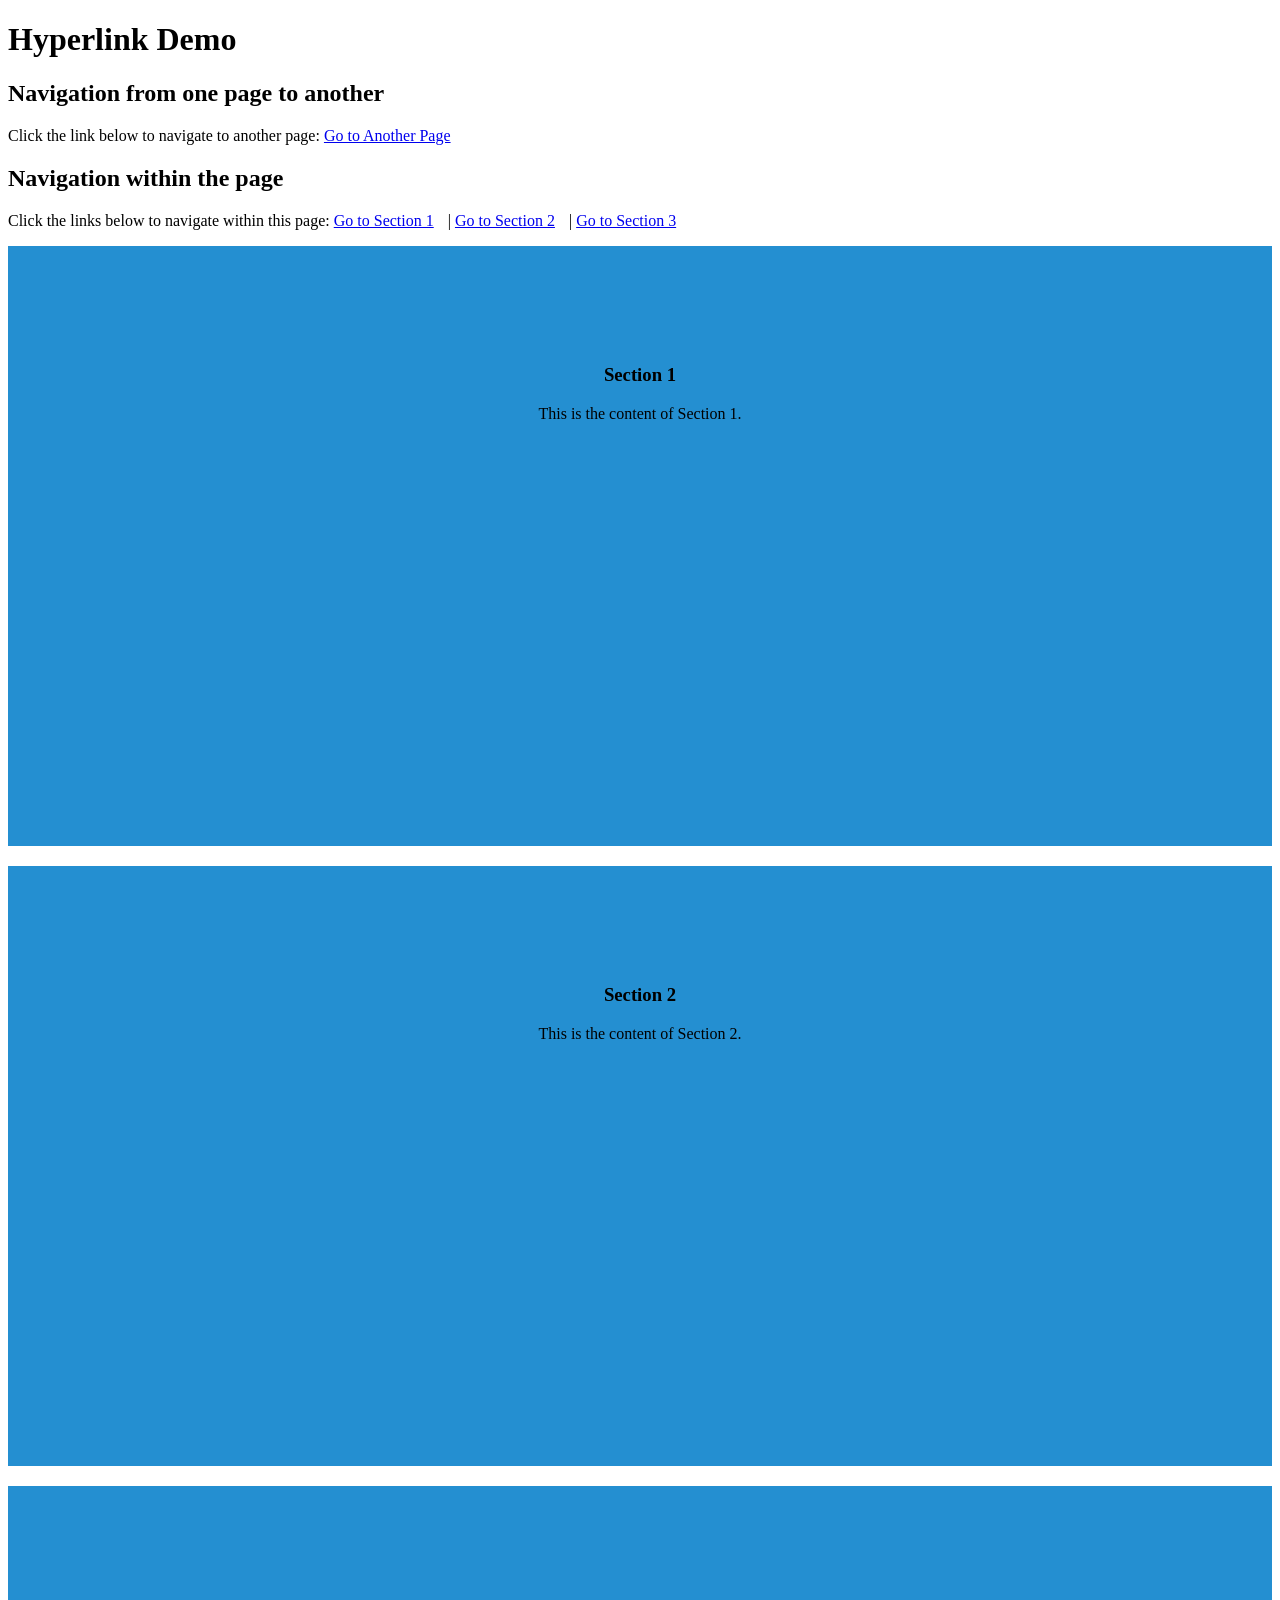
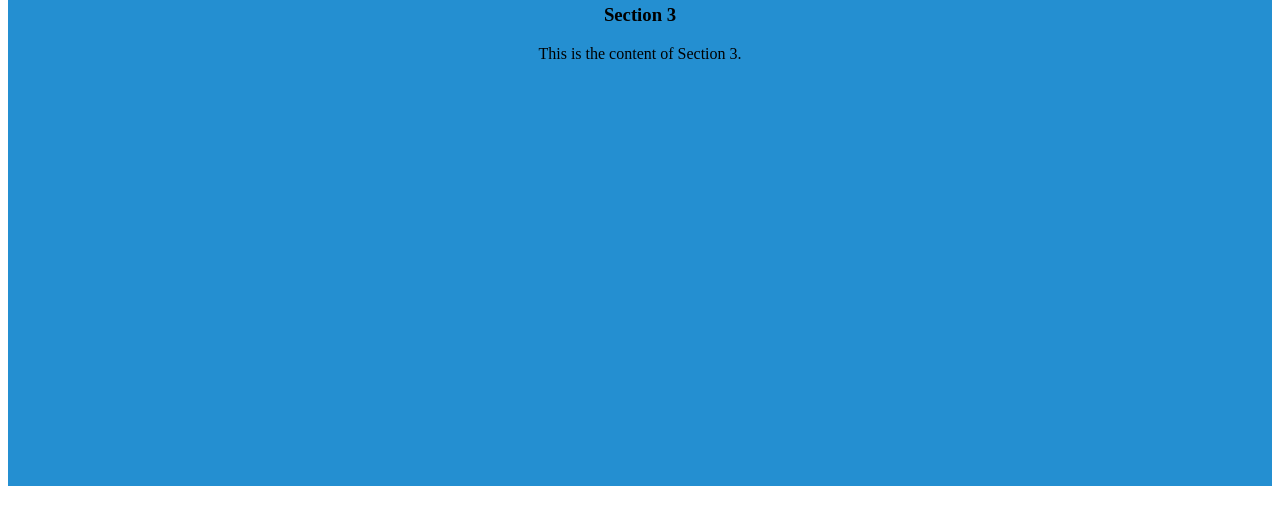
<file: PS-11/index.html>
<!DOCTYPE html>
<html>
<head>
  <title>Hyperlink Demo</title>
  <style>
    #section1,#section2,#section3 {
        height: 500px;
        margin-bottom: 20px;
        background-color: #248fd1;
        text-align: center;
        padding-top: 100px;
    }
    a{
        margin-right: 10px;
    }
  </style>
</head>
<body>
  <h1>Hyperlink Demo</h1>
  
  <h2>Navigation from one page to another</h2>
  <p>
    Click the link below to navigate to another page:
    <a href="another_page.html">Go to Another Page</a>
  </p>
  
  <h2>Navigation within the page</h2>
  <p>
    Click the links below to navigate within this page:
    <a href="#section1">Go to Section 1</a> |
    <a href="#section2">Go to Section 2</a> |
    <a href="#section3">Go to Section 3</a>
  </p>
  
  <div id="section1">
    <h3 >Section 1</h3>
    <p>This is the content of Section 1.</p>
  </div>
  <div id="section2">
    <h3 >Section 2</h3>
    <p>This is the content of Section 2.</p>
  </div>
  <div id="section3">
    <h3 >Section 3</h3>
    <p>This is the content of Section 3.</p>
  </div>
  
</body>
</html>
</file>
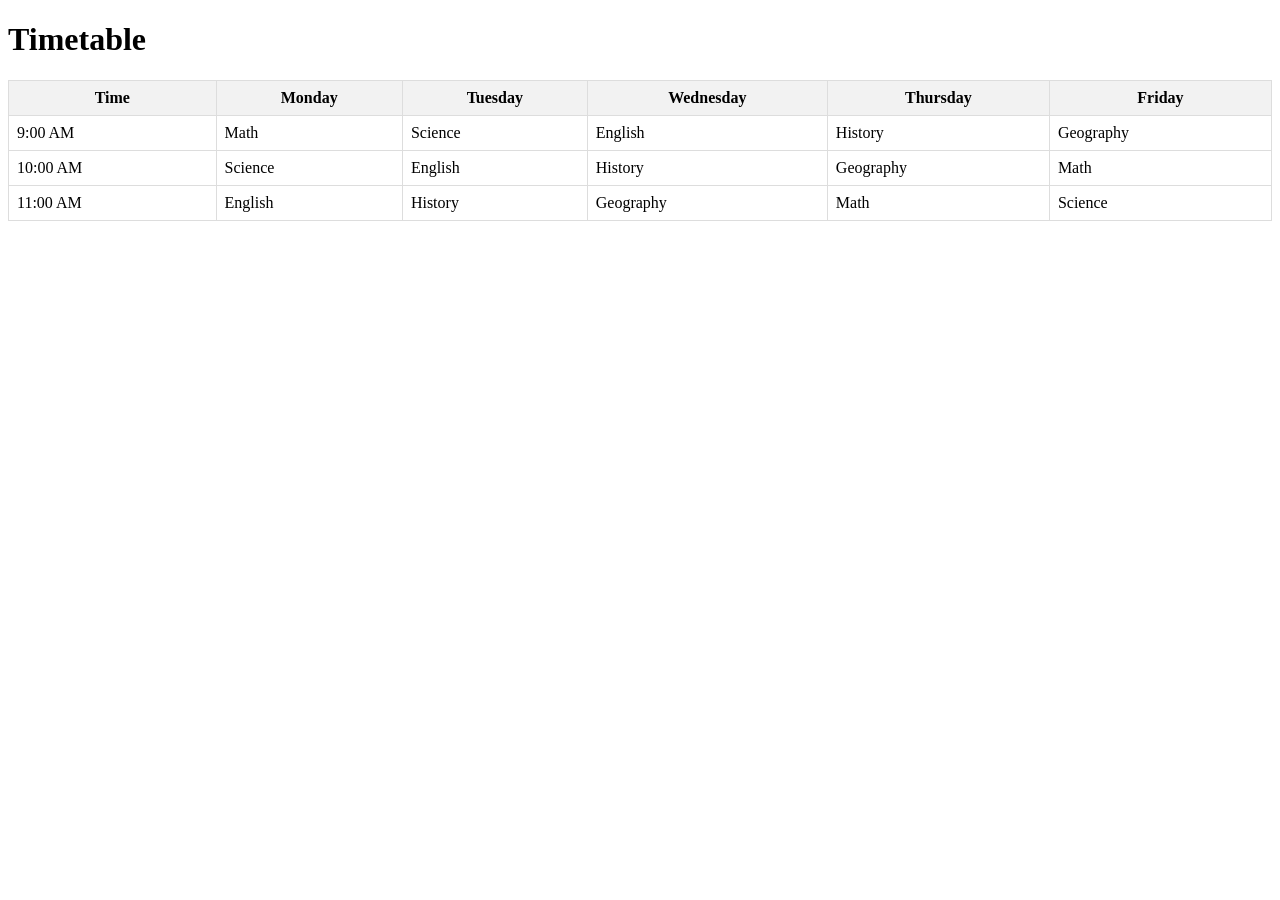
<file: PS-14/index.html>
<!DOCTYPE html>
<html>
<head>
  <title>Timetable</title>
  <style>
    table {
      width: 100%;
      border-collapse: collapse;
    }
    
    th, td {
      padding: 8px;
      border: 1px solid #ddd;
    }
    
    th {
      background-color: #f2f2f2;
    }
  </style>
</head>
<body>
  <h1>Timetable</h1>
  
  <table>
    <tr>
      <th>Time</th>
      <th>Monday</th>
      <th>Tuesday</th>
      <th>Wednesday</th>
      <th>Thursday</th>
      <th>Friday</th>
    </tr>
    
    <tr>
      <td>9:00 AM</td>
      <td>Math</td>
      <td>Science</td>
      <td>English</td>
      <td>History</td>
      <td>Geography</td>
    </tr>
    
    <tr>
      <td>10:00 AM</td>
      <td>Science</td>
      <td>English</td>
      <td>History</td>
      <td>Geography</td>
      <td>Math</td>
    </tr>
    
    <tr>
      <td>11:00 AM</td>
      <td>English</td>
      <td>History</td>
      <td>Geography</td>
      <td>Math</td>
      <td>Science</td>
    </tr>
    
    <!-- Add more rows for additional time slots -->
    
  </table>
</body>
</html>
</file>
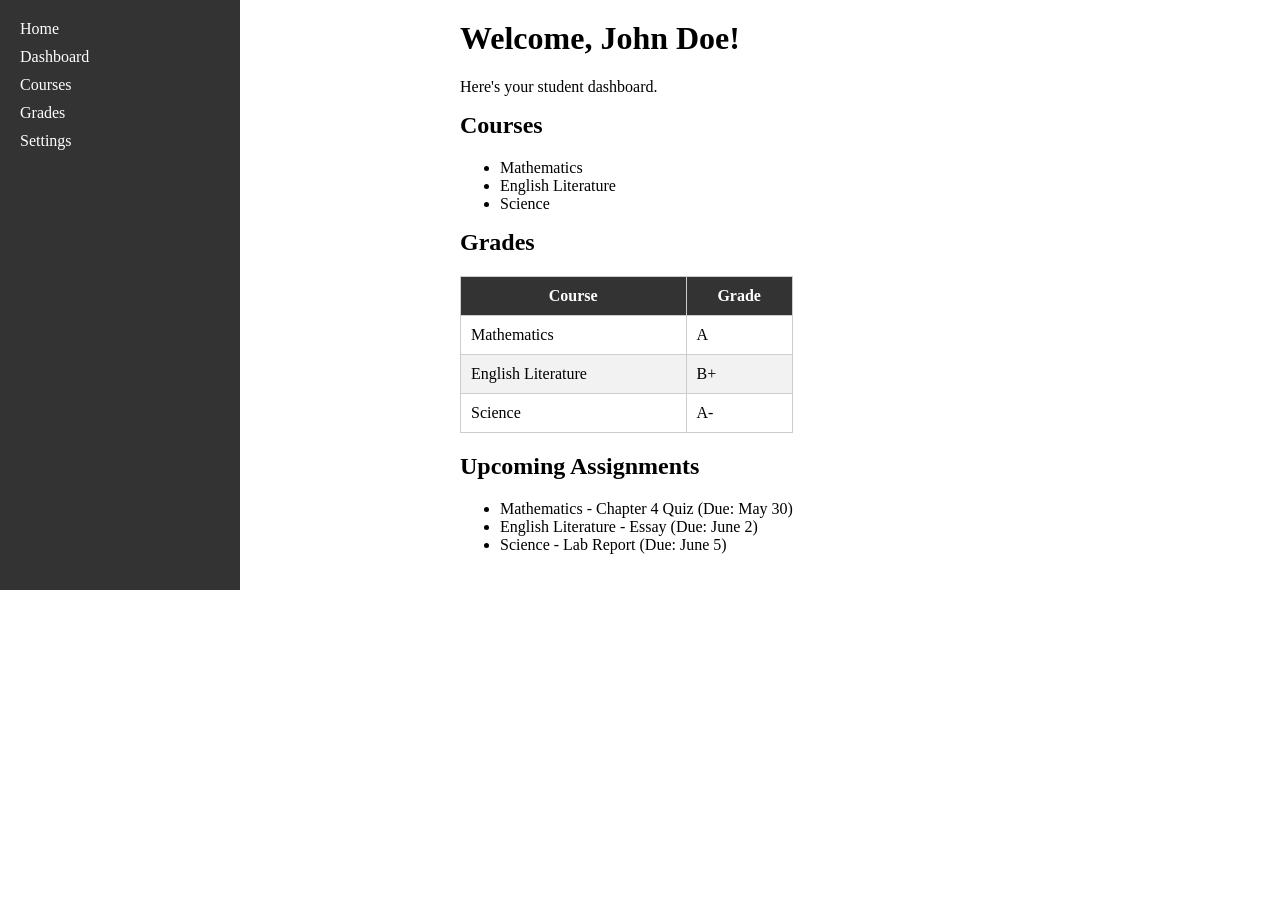
<file: PS-4/index.html>
<!DOCTYPE html>
<html>
<head>
  <link rel="stylesheet" type="text/css" href="style.css">
</head>
<body>
  <div class="container">
    <div class="sidebar">
      <ul>
        <li><a href="#">Home</a></li>
        <li><a href="#">Dashboard</a></li>
        <li><a href="#">Courses</a></li>
        <li><a href="#">Grades</a></li>
        <li><a href="#">Settings</a></li>
      </ul>
    </div>
  
    <div class="content">
      <h1>Welcome, John Doe!</h1>
      <p>Here's your student dashboard.</p>
      
      <h2>Courses</h2>
      <ul>
        <li>Mathematics</li>
        <li>English Literature</li>
        <li>Science</li>
      </ul>
      
      <h2>Grades</h2>
      <table>
        <thead>
          <tr>
            <th>Course</th>
            <th>Grade</th>
          </tr>
        </thead>
        <tbody>
          <tr>
            <td>Mathematics</td>
            <td>A</td>
          </tr>
          <tr>
            <td>English Literature</td>
            <td>B+</td>
          </tr>
          <tr>
            <td>Science</td>
            <td>A-</td>
          </tr>
        </tbody>
      </table>
      
      <h2>Upcoming Assignments</h2>
      <ul>
        <li>Mathematics - Chapter 4 Quiz (Due: May 30)</li>
        <li>English Literature - Essay (Due: June 2)</li>
        <li>Science - Lab Report (Due: June 5)</li>
      </ul>
    </div>
  </div>
</body>
</html>
</file>
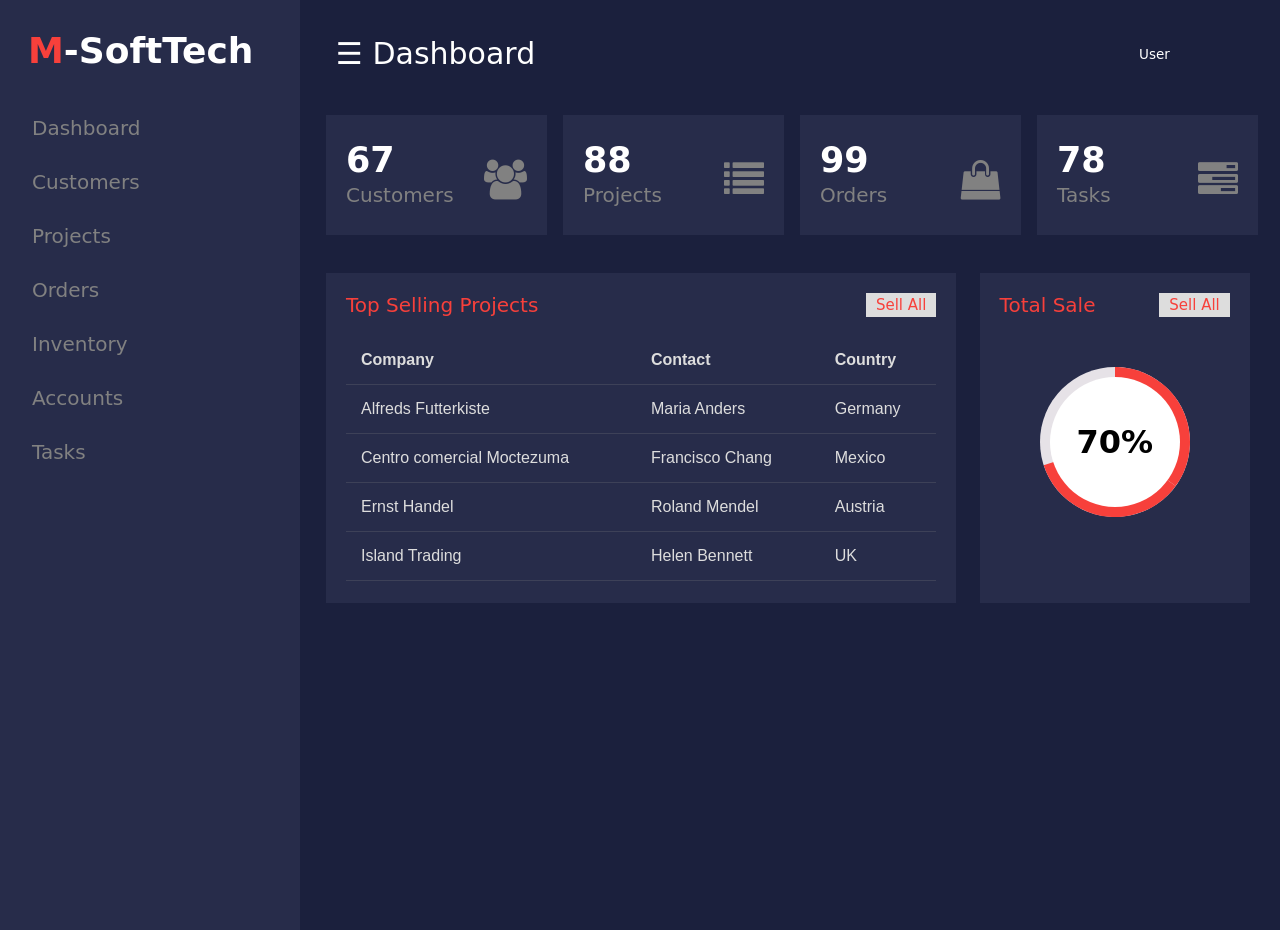
<file: PS-4/dashboard/index.html>
<!Doctype HTML>
<html>
<head>
	<title></title>
	<link rel="stylesheet" href="style.css" type="text/css"/>
	<link rel="stylesheet" href="https://cdnjs.cloudflare.com/ajax/libs/font-awesome/4.7.0/css/font-awesome.min.css">
</head>


<body>
	
	<div id="mySidenav" class="sidenav">
	  <p class="logo"><span>M</span>-SoftTech</p>
    <a href="#" >Dashboard</a>
    <a href="#"> Customers</a>
    <a href="#"> Projects</a>
    <a href="#">Orders</a>
    <a href="#"> Inventory</a>
    <a href="#"> Accounts</a>
    <a href="#">Tasks</a>
  </div>
<div id="main">

	<div class="head">
		<div class="col-div-6">
<span style="font-size:30px;cursor:pointer; color: white;" class="nav"  >&#9776; Dashboard</span>
<span style="font-size:30px;cursor:pointer; color: white;" class="nav2"  >&#9776; Dashboard</span>
</div>
	
	<div class="col-div-6">
	<div class="profile">
		<p>User</p>
	</div>
</div>
	<div class="clearfix"></div>
</div>

	<div class="clearfix"></div>
	<br/>
	
	<div class="col-div-3">
		<div class="box">
			<p>67<br/><span>Customers</span></p>
			<i class="fa fa-users box-icon"></i>
		</div>
	</div>
	<div class="col-div-3">
		<div class="box">
			<p>88<br/><span>Projects</span></p>
			<i class="fa fa-list box-icon"></i>
		</div>
	</div>
	<div class="col-div-3">
		<div class="box">
			<p>99<br/><span>Orders</span></p>
			<i class="fa fa-shopping-bag box-icon"></i>
		</div>
	</div>
	<div class="col-div-3">
		<div class="box">
			<p>78<br/><span>Tasks</span></p>
			<i class="fa fa-tasks box-icon"></i>
		</div>
	</div>
	<div class="clearfix"></div>
	<br/><br/>
	<div class="col-div-8">
		<div class="box-8">
		<div class="content-box">
			<p>Top Selling Projects <span>Sell All</span></p>
			<br/>
			<table>
  <tr>
    <th>Company</th>
    <th>Contact</th>
    <th>Country</th>
  </tr>
  <tr>
    <td>Alfreds Futterkiste</td>
    <td>Maria Anders</td>
    <td>Germany</td>
  </tr>
  <tr>
    <td>Centro comercial Moctezuma</td>
    <td>Francisco Chang</td>
    <td>Mexico</td>
  </tr>
  <tr>
    <td>Ernst Handel</td>
    <td>Roland Mendel</td>
    <td>Austria</td>
  </tr>
  <tr>
    <td>Island Trading</td>
    <td>Helen Bennett</td>
    <td>UK</td>
  </tr>
  
  
</table>
		</div>
	</div>
	</div>

	<div class="col-div-4">
		<div class="box-4">
		<div class="content-box">
			<p>Total Sale <span>Sell All</span></p>

			<div class="circle-wrap">
    <div class="circle">
      <div class="mask full">
        <div class="fill"></div>
      </div>
      <div class="mask half">
        <div class="fill"></div>
      </div>
      <div class="inside-circle"> 70% </div>
    </div>
  </div>
		</div>
	</div>
	</div>
		
	<div class="clearfix"></div>
</div>


<script src="https://ajax.googleapis.com/ajax/libs/jquery/3.5.1/jquery.min.js"></script>
<script src="https://cdnjs.cloudflare.com/ajax/libs/popper.js/1.16.0/umd/popper.min.js"></script>

</body>


</html>
</file>
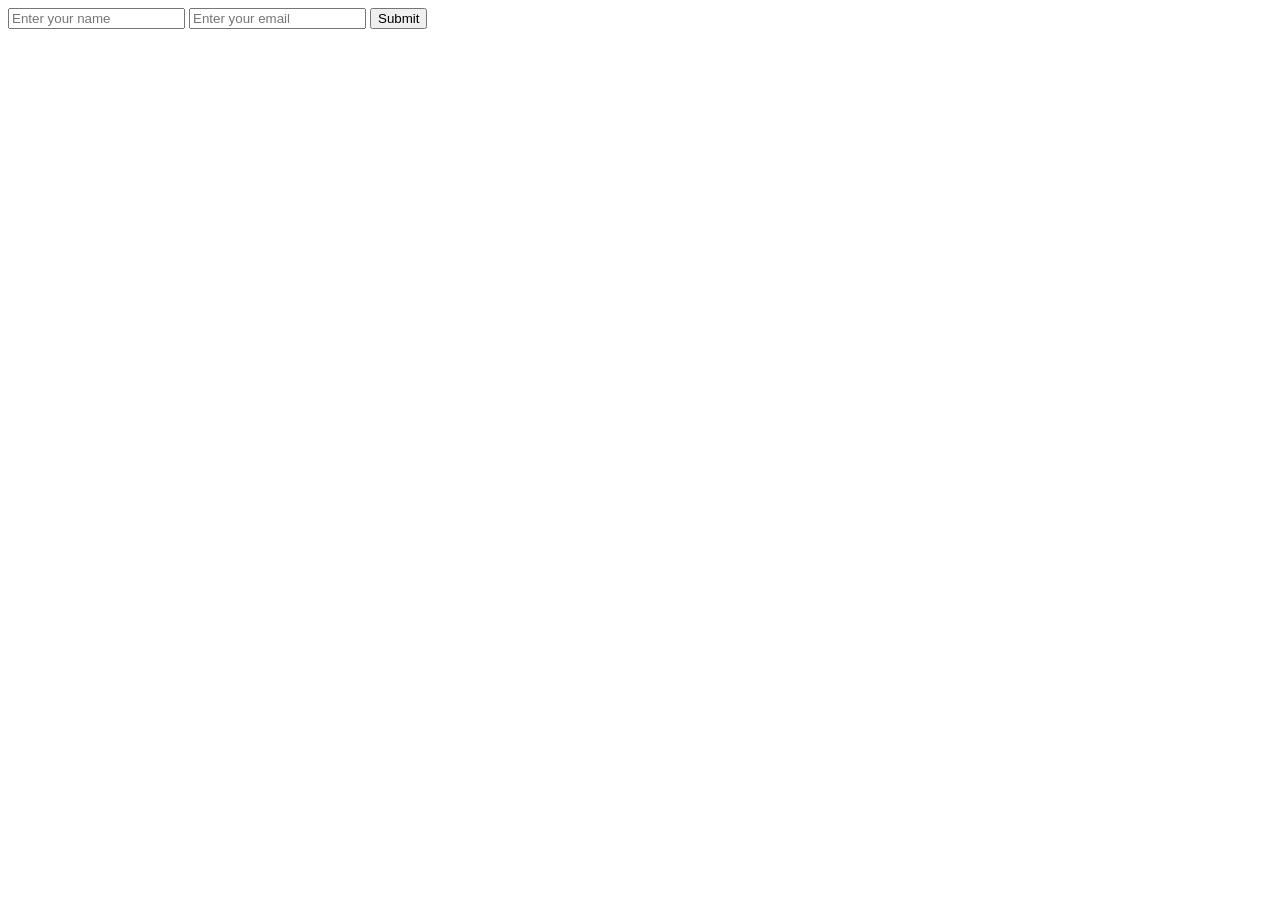
<file: ALL in one/ajax/ajax/index.html>
<!DOCTYPE html>
<html lang="en">

<head>
    <meta charset="UTF-8">
    <meta http-equiv="X-UA-Compatible" content="IE=edge">
    <meta name="viewport" content="width=device-width, initial-scale=1.0">
    <title>Document</title>
</head>

<body>
    <form id="myForm">
        <input type="text" id="name" placeholder="Enter your name" />
        <input type="email" id="email" placeholder="Enter your email" />
        <button type="submit">Submit</button>
    </form>

</body>

<script>

    document.getElementById("myForm").addEventListener("submit", function (event) {
        event.preventDefault(); // Prevent form from submitting
        sendData();
    });


    function sendData() {
        var name = document.getElementById("name").value;
        var email = document.getElementById("email").value;

        var data = {
            "name": name,
            "email": email
        }

        localStorage.setItem("UserData", JSON.stringify(data));

        var xhr = new XMLHttpRequest();
        xhr.open("POST", 'http://localhost:3000/process-form', true);
        xhr.setRequestHeader("Content-Type", "application/x-www-form-urlencoded");

        xhr.onreadystatechange = function () {
            if (xhr.readyState === XMLHttpRequest.DONE && xhr.status === 200) {
                // Redirect to the new page
                window.location.href = "data.html";
            }
        };

        // Prepare the data to be sent
        var data = "name=" + encodeURIComponent(name) + "&email=" + encodeURIComponent(email);

        // Send the request
        xhr.send(data);
    }

    


</script>

</html>
</file>
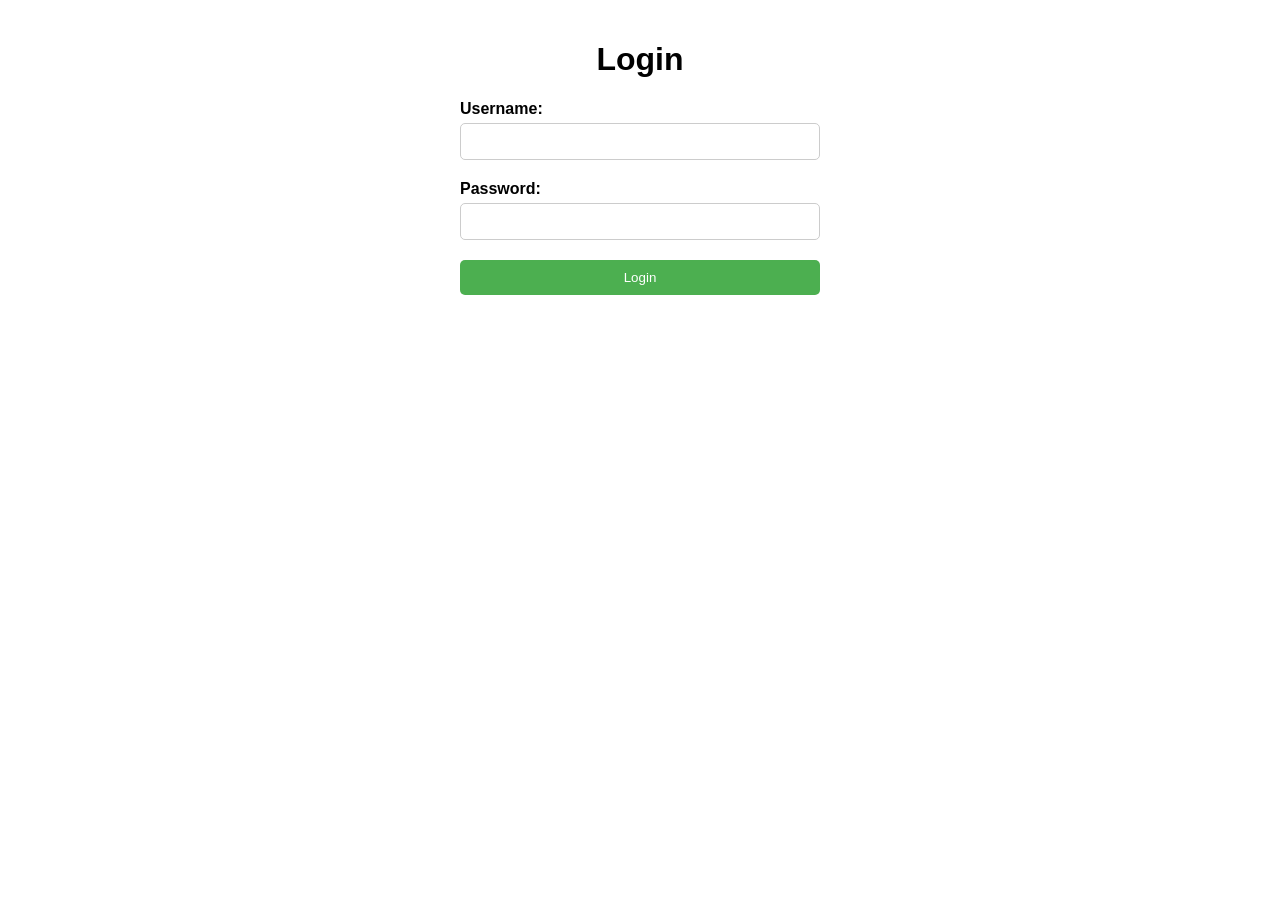
<file: ALL in one/wad/10/index.html>
<!DOCTYPE html>
<html>
<head>
  <meta name="viewport" content="width=device-width, initial-scale=1">
  <style>
    * {
      box-sizing: border-box;
    }
    
    body {
      font-family: Arial, sans-serif;
      margin: 0;
      padding: 0;
    }
    
    .container {
      max-width: 400px;
      margin: 0 auto;
      padding: 20px;
    }
    
    h1 {
      text-align: center;
    }
    
    .form-group {
      margin-bottom: 20px;
    }
    
    .form-group label {
      display: block;
      margin-bottom: 5px;
      font-weight: bold;
    }
    
    .form-group input {
      width: 100%;
      padding: 10px;
      border-radius: 5px;
      border: 1px solid #ccc;
    }
    
    .error-message {
      color: red;
      margin-top: 5px;
    }
    
    .submit-button {
      width: 100%;
      padding: 10px;
      background-color: #4CAF50;
      color: #fff;
      border: none;
      border-radius: 5px;
      cursor: pointer;
    }
    
    .submit-button:hover {
      background-color: #45a049;
    }
  </style>
</head>
<body>
  <div class="container">
    <h1>Login</h1>
    
    <form onsubmit="return validateForm()">
      <div class="form-group">
        <label for="username">Username:</label>
        <input type="text" id="username" name="username" required>
        <div class="error-message" id="username-error"></div>
      </div>
      
      <div class="form-group">
        <label for="password">Password:</label>
        <input type="password" id="password" name="password" required>
        <div class="error-message" id="password-error"></div>
      </div>
      
      <button type="submit" class="submit-button">Login</button>
    </form>
  </div>

  <script>
    function validateForm() {
      const usernameInput = document.getElementById("username");
      const passwordInput = document.getElementById("password");
      const usernameError = document.getElementById("username-error");
      const passwordError = document.getElementById("password-error");
      const usernameRegex = /^(?=.*[a-z])(?=.*[A-Z])(?=.*\d)(?=.*[!@#$%^&*])[A-Za-z\d!@#$%^&*]{8,}$/;
      const passwordRegex = /^(?=.*[A-Z])(?=.*\d)(?=.*[!@#$%^&*])[A-Za-z\d!@#$%^&*]{8,}$/;
      
      usernameError.textContent = "";
      passwordError.textContent = "";
      
      if (!usernameRegex.test(usernameInput.value)) {
        usernameError.textContent = "Username should contain at least one uppercase letter, one lowercase letter, one special character, one number, and be at least 8 characters long.";
        return false;
      }
      
      if (!passwordRegex.test(passwordInput.value)) {
        passwordError.textContent = "Password should contain at least one uppercase letter, one special character, and be at least 8 characters long.";
        return false;
      }
      
      return true;
    }
  </script>
</body>
</html>
</file>
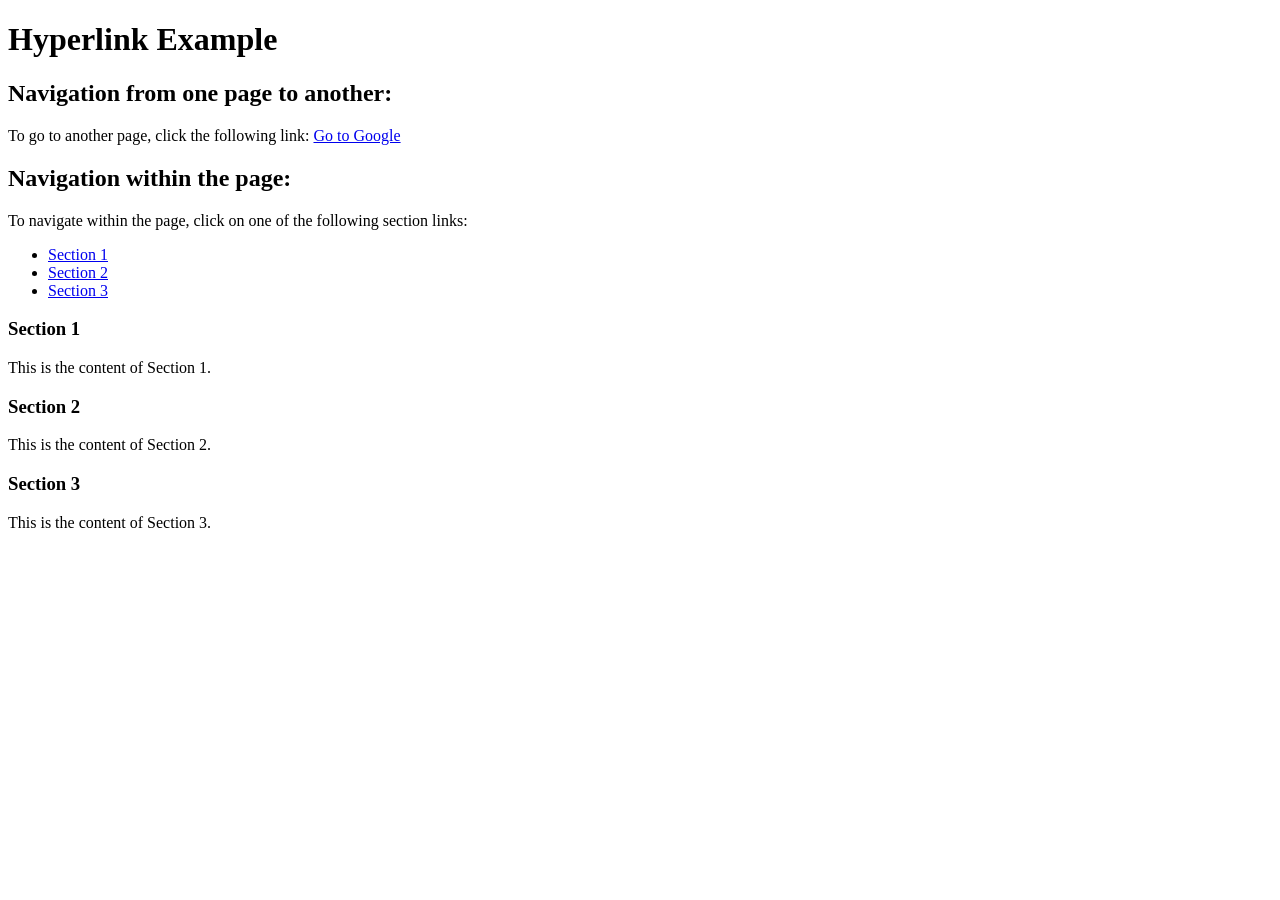
<file: ALL in one/wad/11/index.html>
<!DOCTYPE html>
<html>
<head>
  <title>Hyperlink Example</title>
</head>
<body>
  <h1>Hyperlink Example</h1>

  <h2>Navigation from one page to another:</h2>
  <p>To go to another page, click the following link: <a href="https://www.google.com/">Go to Google</a></p>

  <h2>Navigation within the page:</h2>
  <p>To navigate within the page, click on one of the following section links:</p>
  <ul>
    <li><a href="#section1">Section 1</a></li>
    <li><a href="#section2">Section 2</a></li>
    <li><a href="#section3">Section 3</a></li>
  </ul>

  <h3 id="section1">Section 1</h3>
  <p>This is the content of Section 1.</p>

  <h3 id="section2">Section 2</h3>
  <p>This is the content of Section 2.</p>

  <h3 id="section3">Section 3</h3>
  <p>This is the content of Section 3.</p>
</body>
</html>
</file>
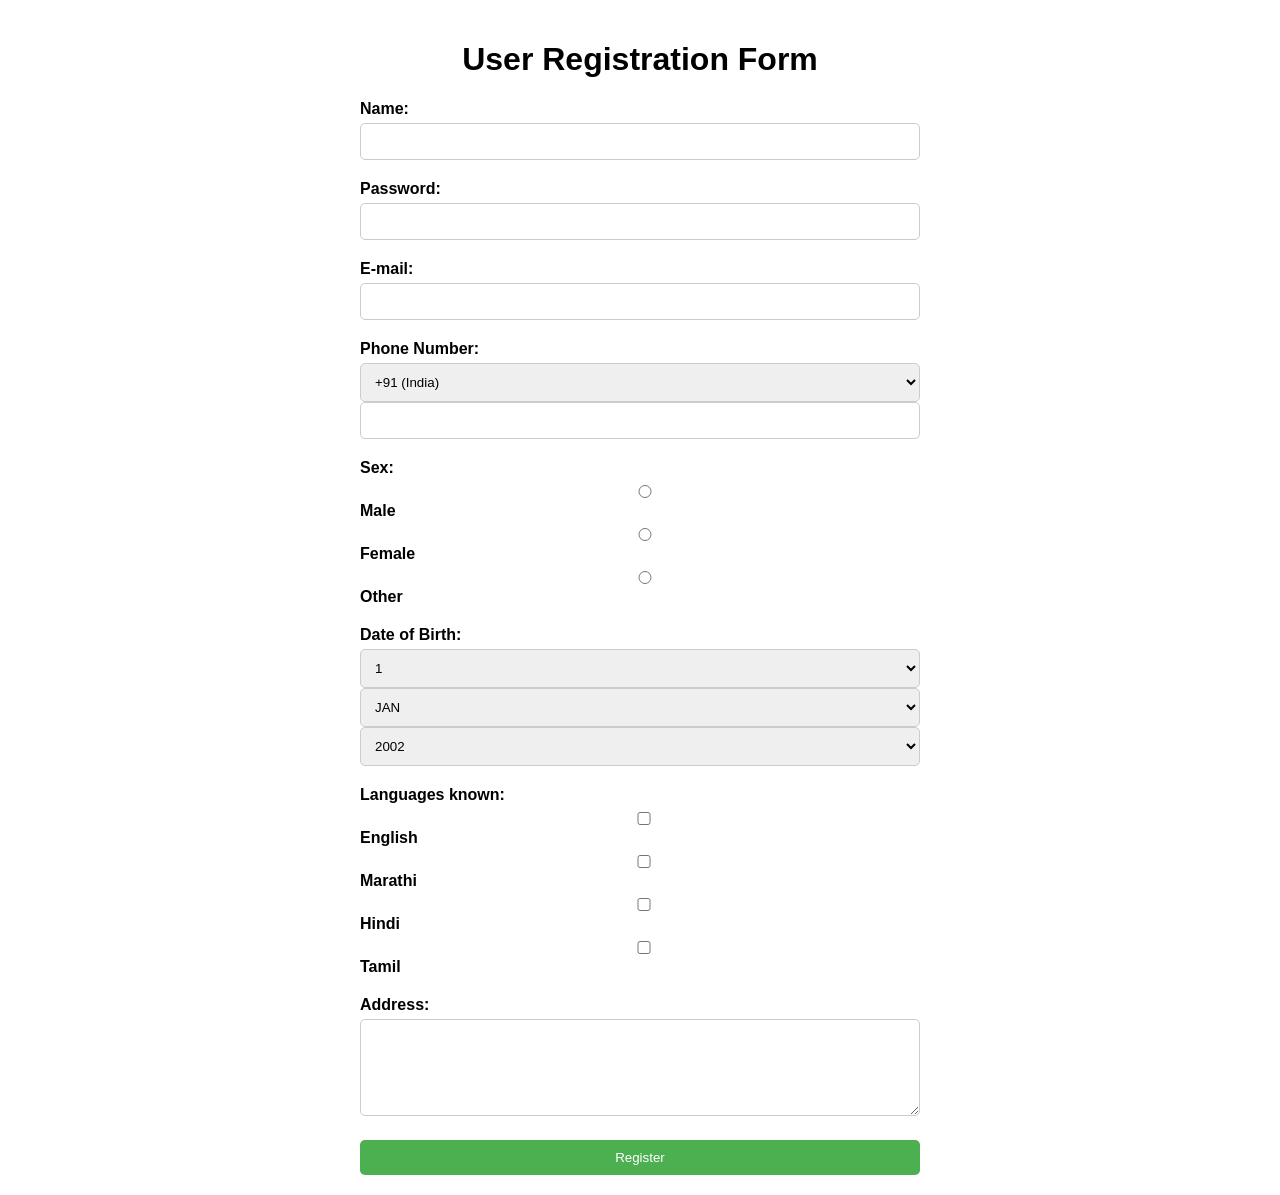
<file: ALL in one/wad/12/index.html>
<!DOCTYPE html>
<html>
<head>
  <meta name="viewport" content="width=device-width, initial-scale=1">
  <style>
    * {
      box-sizing: border-box;
    }
    
    body {
      font-family: Arial, sans-serif;
      margin: 0;
      padding: 0;
    }
    
    .container {
      max-width: 600px;
      margin: 0 auto;
      padding: 20px;
    }
    
    h1 {
      text-align: center;
    }
    
    .form-group {
      margin-bottom: 20px;
    }
    
    .form-group label {
      display: block;
      margin-bottom: 5px;
      font-weight: bold;
    }
    
    .form-group input,
    .form-group select,
    .form-group textarea {
      width: 100%;
      padding: 10px;
      border-radius: 5px;
      border: 1px solid #ccc;
    }
    
    .form-group textarea {
      resize: vertical;
    }
    
    .submit-button {
      width: 100%;
      padding: 10px;
      background-color: #4CAF50;
      color: #fff;
      border: none;
      border-radius: 5px;
      cursor: pointer;
    }
    
    .submit-button:hover {
      background-color: #45a049;
    }
  </style>
</head>
<body>
  <div class="container">
    <h1>User Registration Form</h1>
    
    <form>
      <div class="form-group">
        <label for="name">Name:</label>
        <input type="text" id="name" name="name" required>
      </div>
      
      <div class="form-group">
        <label for="password">Password:</label>
        <input type="password" id="password" name="password" required>
      </div>
      
      <div class="form-group">
        <label for="email">E-mail:</label>
        <input type="email" id="email" name="email" required>
      </div>
      
      <div class="form-group">
        <label for="phone">Phone Number:</label>
        <select id="country-code" name="country-code">
          <option value="+91">+91 (India)</option>
          
        </select>
        <input type="tel" id="phone" name="phone" pattern="[0-9]{10}" maxlength="10" required>
      </div>
      
      <div class="form-group">
        <label>Sex:</label>
        <label><input type="radio" name="sex" value="male"> Male</label>
        <label><input type="radio" name="sex" value="female"> Female</label>
        <label><input type="radio" name="sex" value="other"> Other</label>
      </div>
      
      <div class="form-group">
        <label for="dob">Date of Birth:</label>
        <select id="dob-day" name="dob-day">
          <option value="">1</option>
          <option value="">2</option>
          <option value="">3</option>
          <option value="">4</option>
          <option value="">5</option>
          <option value="">6</option>
          <option value="">7</option>
          <option value="">8</option>
          <option value="">9</option>
          <option value="">10</option>
          <option value="">11</option>
          <option value="">12</option>
          <option value="">13</option>
          <option value="">14</option>
          <option value="">15</option>
          <option value="">16</option>
          <option value="">17</option>
          <option value="">18</option>
          <option value="">19</option>
          <option value="">20</option>
          <option value="">21</option>
          <option value="">22</option>
          <option value="">23</option>
          <option value="">24</option>
          <option value="">25</option>
          <option value="">26</option>
          <option value="">27</option>
          <option value="">28</option>
          <option value="">29</option>
          <option value="">30</option>
          <option value="">31</option>

        </select>
        <select id="dob-month" name="dob-month">
          <option value="">JAN</option>
          <option value="">FEB</option>
          <option value="">MAR</option>
          <option value="">APR</option>
          <option value="">MAY</option>
          <option value="">JUN</option>
          <option value="">JUL</option>
          <option value="">AUG</option>
          <option value="">SEP</option>
          <option value="">OCT</option>
          <option value="">NOV</option>
          <option value="">DEC</option>
        </select>
        <select id="dob-year" name="dob-year">
          <option value="">2002</option>
          <option value="">2003</option>
          <option value="">2004</option>
          <option value="">2005</option>
          <option value="">2006</option>
          <option value="">2007</option>
          <option value="">2008</option>
          <option value="">2009</option>
          <option value="">2010</option>
          <option value="">2011</option>
          <option value="">2012</option>
          <option value="">2013</option>
          <option value="">2014</option>
          <option value="">2015</option>
          <option value="">2016</option>
          <option value="">2017</option>
          <option value="">2018</option>
          <option value="">2019</option>
          
        </select>
      </div>
      
      <div class="form-group">
        <label>Languages known:</label>
        <label><input type="checkbox" name="language" value="english"> English</label>
        <label><input type="checkbox" name="language" value="marathi"> Marathi</label>
        <label><input type="checkbox" name="language" value="hindi"> Hindi</label>
        <label><input type="checkbox" name="language" value="tamil"> Tamil</label>
      </div>
      
      <div class="form-group">
        <label for="address">Address:</label>
        <textarea id="address" name="address" rows="5" required></textarea>
      </div>
      
      <button type="submit" class="submit-button">Register</button>
    </form>
  </div>
</body>
</html>
</file>
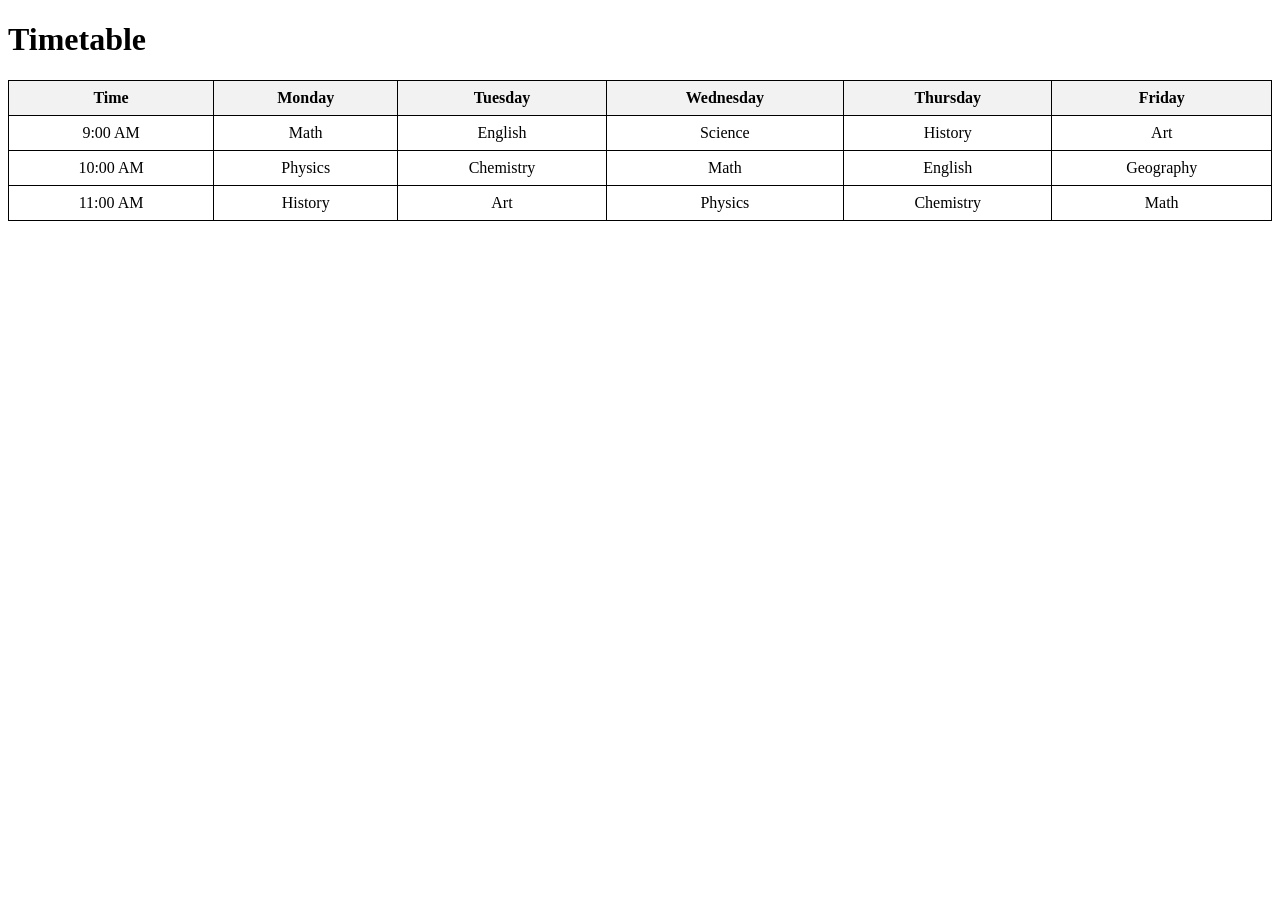
<file: ALL in one/wad/14/index.html>
<!DOCTYPE html>
<html>
<head>
  <title>Timetable</title>
  <style>
    table {
      width: 100%;
      border-collapse: collapse;
    }

    th, td {
      border: 1px solid black;
      padding: 8px;
      text-align: center;
    }

    th {
      background-color: #f2f2f2;
    }
  </style>
</head>
<body>
  <h1>Timetable</h1>

  <table>
    <tr>
      <th>Time</th>
      <th>Monday</th>
      <th>Tuesday</th>
      <th>Wednesday</th>
      <th>Thursday</th>
      <th>Friday</th>
    </tr>
    <tr>
      <td>9:00 AM</td>
      <td>Math</td>
      <td>English</td>
      <td>Science</td>
      <td>History</td>
      <td>Art</td>
    </tr>
    <tr>
      <td>10:00 AM</td>
      <td>Physics</td>
      <td>Chemistry</td>
      <td>Math</td>
      <td>English</td>
      <td>Geography</td>
    </tr>
    <tr>
      <td>11:00 AM</td>
      <td>History</td>
      <td>Art</td>
      <td>Physics</td>
      <td>Chemistry</td>
      <td>Math</td>
    </tr>
    <!-- Add more rows for additional timeslots -->
  </table>
</body>
</html>
</file>
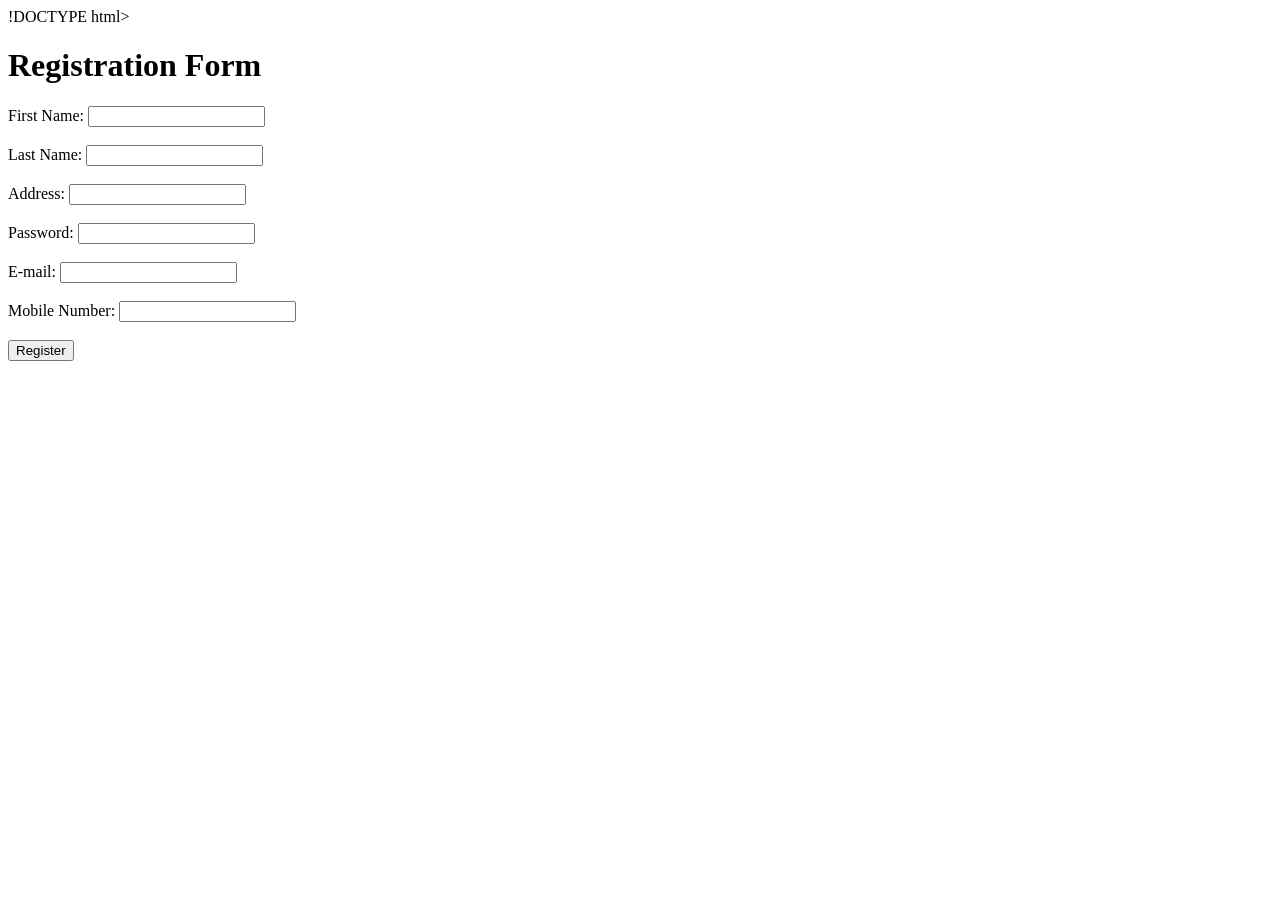
<file: ALL in one/wad/15/index.html>
!DOCTYPE html>
<html>
<head>
  <title>Registration Form</title>
  <script src="validation.js"></script>
</head>
<body>
  <h1>Registration Form</h1>
  <form id="registrationForm" onsubmit="return validateForm()">
    <label for="firstName">First Name:</label>
    <input type="text" id="firstName" name="firstName" required><br>
    <span id="firstNameError" class="error"></span><br>

    <label for="lastName">Last Name:</label>
    <input type="text" id="lastName" name="lastName" required><br>
    <span id="lastNameError" class="error"></span><br>

    <label for="address">Address:</label>
    <input type="text" id="address" name="address" required><br>
    <span id="addressError" class="error"></span><br>

    <label for="password">Password:</label>
    <input type="password" id="password" name="password" required><br>
    <span id="passwordError" class="error"></span><br>

    <label for="email">E-mail:</label>
    <input type="email" id="email" name="email" required><br>
    <span id="emailError" class="error"></span><br>

    <label for="mobile">Mobile Number:</label>
    <input type="tel" id="mobile" name="mobile" required><br>
    <span id="mobileError" class="error"></span><br>

    <input type="submit" value="Register">
  </form>
</body>
</html>
</file>
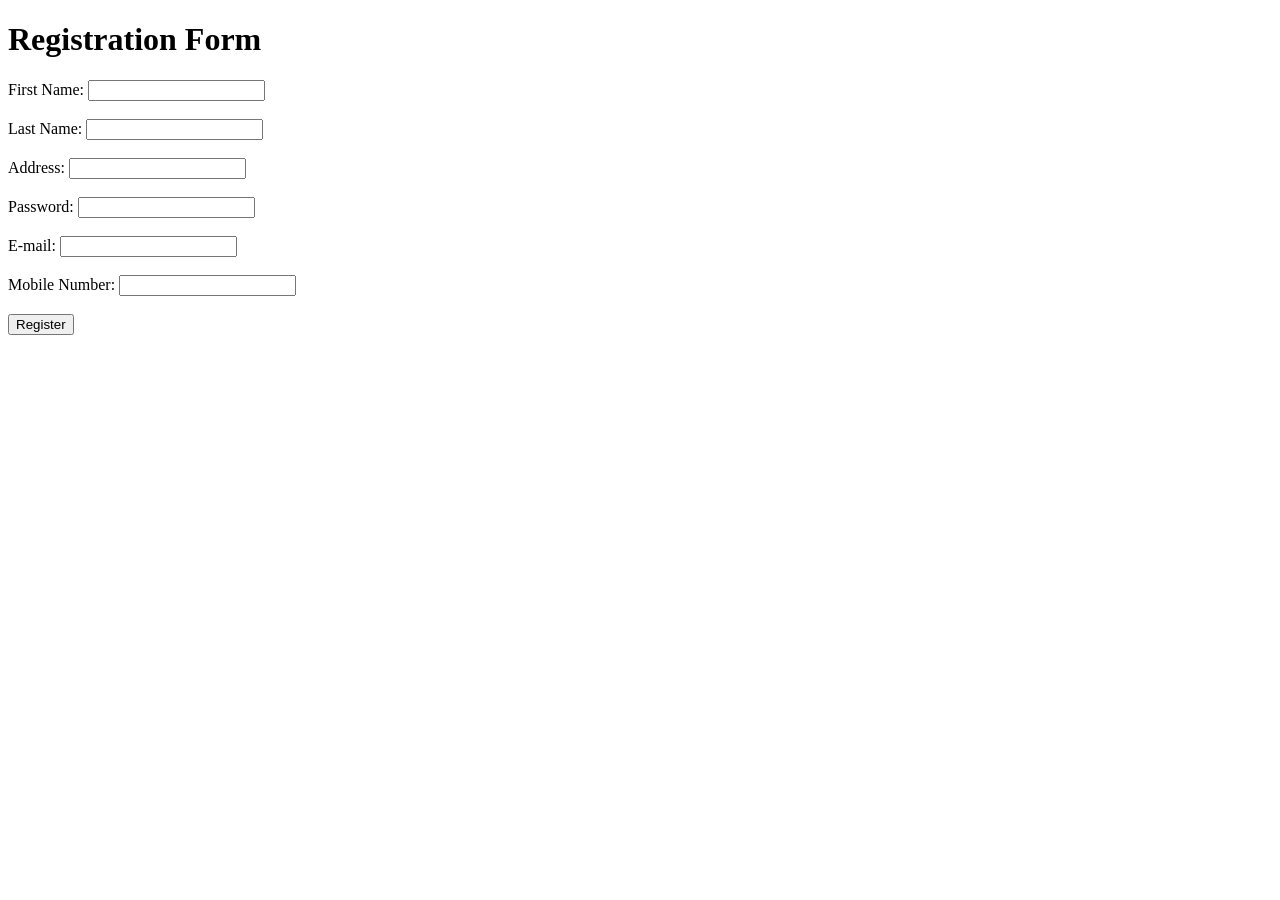
<file: ALL in one/wad/9/index.html>
<!DOCTYPE html>
<html>
<head>
  <title>Registration Form</title>
  <script src="validation.js"></script>
</head>
<body>
  <h1>Registration Form</h1>
  <form id="registrationForm" onsubmit="return validateForm()">
    <label for="firstName">First Name:</label>
    <input type="text" id="firstName" name="firstName" required><br>
    <span id="firstNameError" class="error"></span><br>

    <label for="lastName">Last Name:</label>
    <input type="text" id="lastName" name="lastName" required><br>
    <span id="lastNameError" class="error"></span><br>

    <label for="address">Address:</label>
    <input type="text" id="address" name="address" required><br>
    <span id="addressError" class="error"></span><br>

    <label for="password">Password:</label>
    <input type="password" id="password" name="password" required><br>
    <span id="passwordError" class="error"></span><br>

    <label for="email">E-mail:</label>
    <input type="email" id="email" name="email" required><br>
    <span id="emailError" class="error"></span><br>

    <label for="mobile">Mobile Number:</label>
    <input type="tel" id="mobile" name="mobile" required><br>
    <span id="mobileError" class="error"></span><br>

    <input type="submit" value="Register">
  </form>
</body>
</html>
</file>
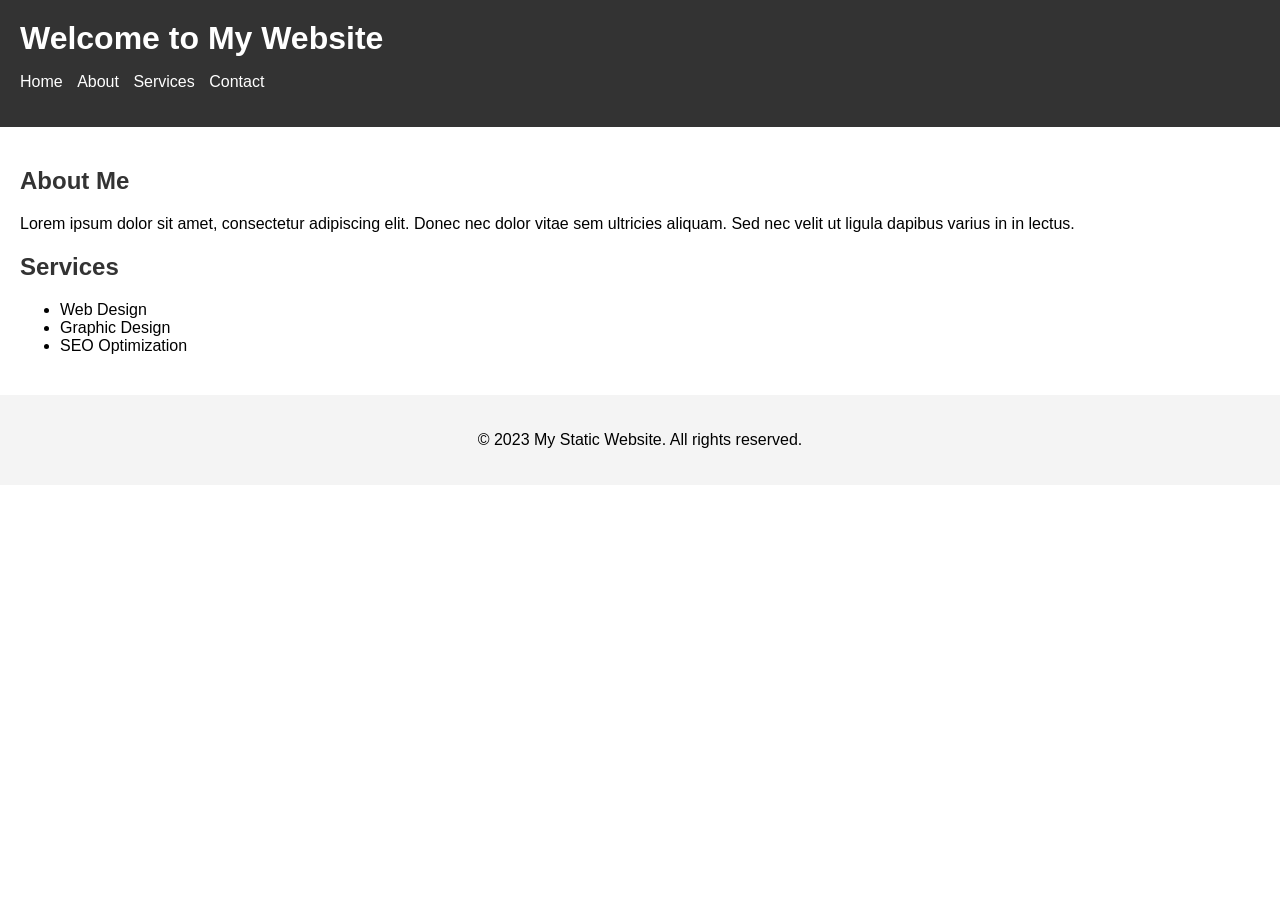
<file: ALL in one/wad/5/public/index.html>
<!DOCTYPE html>
<html lang="en">
<head>
  <meta charset="UTF-8">
  <meta name="viewport" content="width=device-width, initial-scale=1.0">
  <title>My Static Website</title>
  <link rel="stylesheet" href="style.css">
</head>
<body>
  <header>
    <h1>Welcome to My Website</h1>
    <nav>
      <ul>
        <li><a href="#">Home</a></li>
        <li><a href="#">About</a></li>
        <li><a href="#">Services</a></li>
        <li><a href="#">Contact</a></li>
      </ul>
    </nav>
  </header>
  
  <main>
    <section>
      <h2>About Me</h2>
      <p>Lorem ipsum dolor sit amet, consectetur adipiscing elit. Donec nec dolor vitae sem ultricies aliquam. Sed nec velit ut ligula dapibus varius in in lectus.</p>
    </section>
    
    <section>
      <h2>Services</h2>
      <ul>
        <li>Web Design</li>
        <li>Graphic Design</li>
        <li>SEO Optimization</li>
      </ul>
    </section>
  </main>
  
  <footer>
    <p>&copy; 2023 My Static Website. All rights reserved.</p>
  </footer>
</body>
</html>
</file>
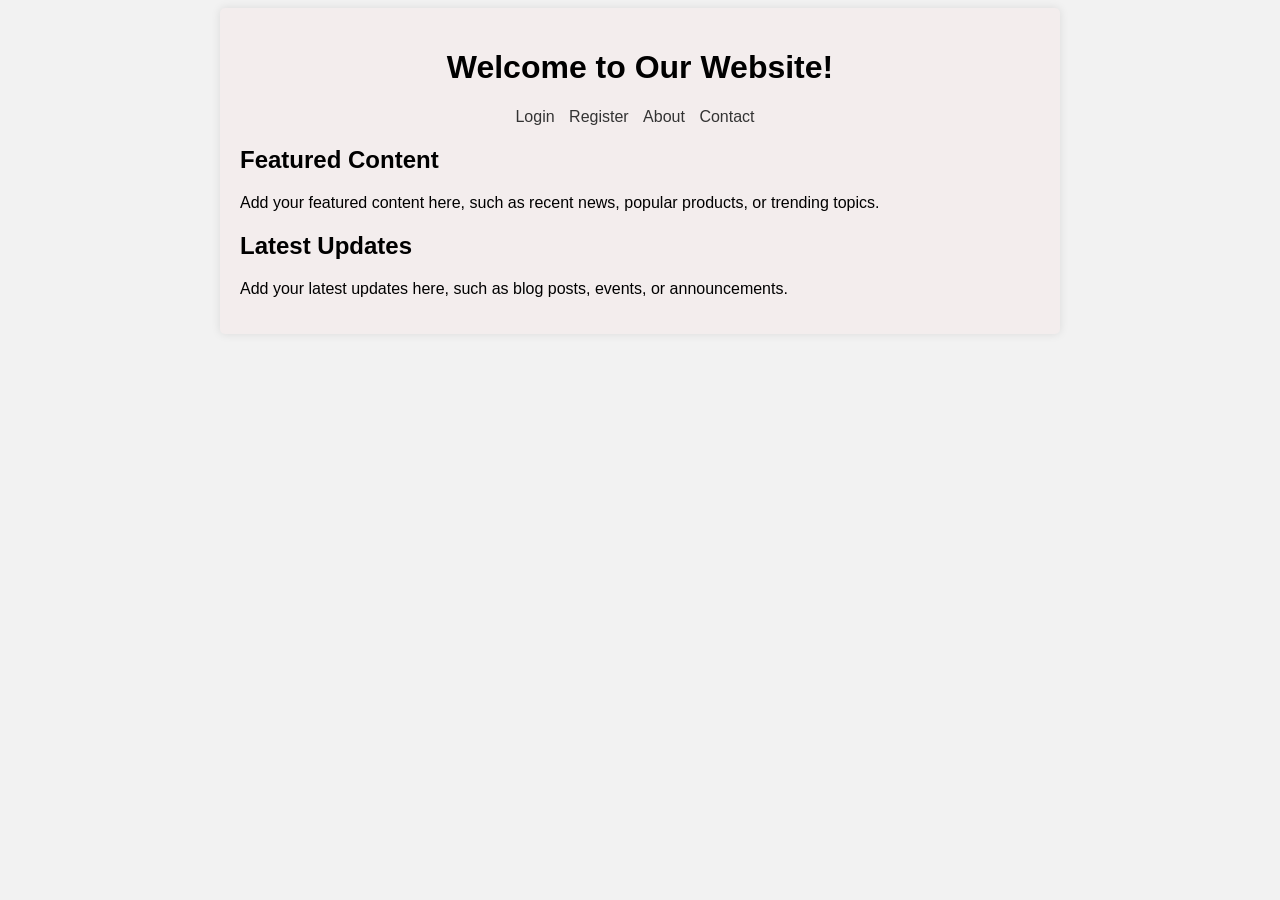
<file: PS-1/home.html>
<!DOCTYPE html>
<html>
<head>
    <title>Home Page</title>
    
    <style>
        body {
    font-family: Arial, sans-serif;
    background-color: #f2f2f2;
}

.container {
    max-width: 800px;
    margin: 0 auto;
    padding: 20px;
    background-color: #f3eded;
    border-radius: 5px;
    box-shadow: 0 0 10px rgba(0, 0, 0, 0.1);
}

h1 {
    text-align: center;
}

nav ul {
    list-style-type: none;
    margin: 0;
    padding: 0;
    text-align: center;
}

nav li {
    display: inline;
    margin-right: 10px;
}

nav li a {
     text-decoration: none; 
    color: #333;
    
}

h2 {
    margin-top: 20px;
}
    </style>    
    
</head>
<body>
    <div class="container">
        <h1>Welcome to Our Website!</h1>
        <nav>
            <ul>
                <li><a href="login.html">Login</a></li>
                <li><a href="registration.html">Register</a></li>
                <li><a href="#">About</a></li>
                <li><a href="#">Contact</a></li>
            </ul>
        </nav>
        <h2>Featured Content</h2>
        <p>Add your featured content here, such as recent news, popular products, or trending topics.</p>
        <h2>Latest Updates</h2>
        <p>Add your latest updates here, such as blog posts, events, or announcements.</p>
    </div>
</body>
</html>
</file>
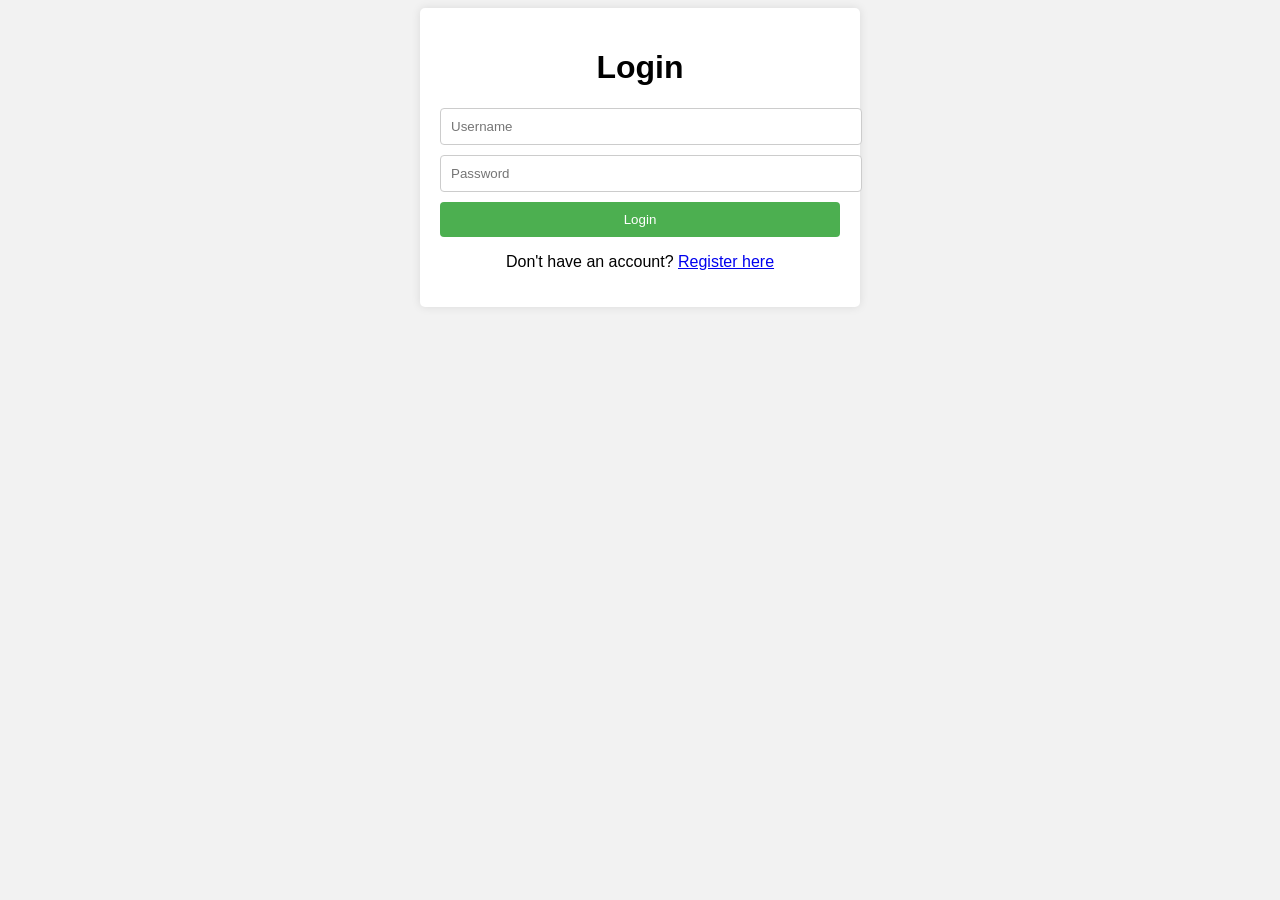
<file: PS-1/login.html>
<!DOCTYPE html>
<html>
<head>
    <title>Login Page</title>
    <style>
        body {
            font-family: Arial, sans-serif;
            background-color: #f2f2f2;
        }

        .container {
            max-width: 400px;
            margin: 0 auto;
            padding: 20px;
            background-color: #fff;
            border-radius: 5px;
            box-shadow: 0 0 10px rgba(0, 0, 0, 0.1);
        }

        h1 {
            text-align: center;
        }

        input[type="text"],
        input[type="password"] {
            width: 100%;
            padding: 10px;
            margin-bottom: 10px;
            border: 1px solid #ccc;
            border-radius: 4px;
        }

        button[type="submit"] {
            width: 100%;
            padding: 10px;
            background-color: #4caf50;
            color: #fff;
            border: none;
            border-radius: 4px;
            cursor: pointer;
        }

        p {
            text-align: center;
        }
    </style>
</head>
<body>
    <div class="container">
        <h1>Login</h1>
        <form>
            <input type="text" placeholder="Username" required><br>
            <input type="password" placeholder="Password" required><br>
            <button type="submit">Login</button>
        </form>
        <p>Don't have an account? <a href="registration.html">Register here</a></p>
    </div>
</body>
</html>
</file>
<file: PS-4/style.css>
body {
    margin: 0;
    padding: 0;
  }
  .container{
    display: flex;
  }
  .sidebar {
    background: #333;
    color: #fff;
    width: 200px;
    padding: 20px;
  }
  
  .sidebar ul {
    list-style: none;
    padding: 0;
    margin: 0;
  }
  
  .sidebar ul li {
    margin-bottom: 10px;
  }
  
  .sidebar ul li a {
    color: #fff;
    text-decoration: none;
  }
  
  .content {
    padding: 20px;
    margin-left: 200px;
  }
  
  h1, h2, p {
    margin-top: 0;
  }
  
  table {
    width: 100%;
    border-collapse: collapse;
    margin-bottom: 20px;
  }
  
  table th, table td {
    padding: 10px;
    border: 1px solid #ccc;
  }
  
  table th {
    background-color: #333;
    color: #fff;
  }
  
  table tbody tr:nth-child(even) {
    background-color: #f2f2f2;
  }
</file>
<file: PS-4/dashboard/style.css>
body{
	margin:0px;
	padding: 0px;
	background-color:#1b203d;
	overflow: hidden;
	font-family: system-ui;
}
.clearfix{
	clear: both;
}
.logo{
	margin: 0px;
	margin-left: 28px;
    font-weight: bold;
    color: white;
    margin-bottom: 30px;
}
.logo span{
	color: #f7403b;
}
.sidenav {
  height: 100%;
  width: 300px;
  position: fixed;
  z-index: 1;
  top: 0;
  left: 0;
  background-color: #272c4a;
  overflow: hidden;
  transition: 0.5s;
  padding-top: 30px;
}
.sidenav a {
  padding: 15px 8px 15px 32px;
  text-decoration: none;
  font-size: 20px;
  color: #818181;
  display: block;
  transition: 0.3s;
}
.sidenav a:hover {
  color: #f1f1f1;
  background-color:#1b203d;
}
.sidenav{
  position: absolute;
  top: 0;
  right: 25px;
  font-size: 36px;
}
#main {
  transition: margin-left .5s;
  padding: 16px;
  margin-left: 300px;
}
.head{
	padding:20px;
}
.col-div-6{
	width: 50%;
	float: left;
}
.profile{
	display: inline-block;
	float: right;
	width: 160px;
}
.pro-img{
	float: left;
	width: 40px;
	margin-top: 5px;
}
.profile p{
	color: white;
	font-weight: 500;
	margin-left: 55px;
	margin-top: 10px;
	font-size: 13.5px;
}
.profile p span{
	font-weight: 400;
    font-size: 12px;
    display: block;
    color: #8e8b8b;
}
.col-div-3{
	width: 25%;
	float: left;
}
.box{
	width: 85%;
	height: 100px;
	background-color: #272c4a;
	margin-left: 10px;
	padding:10px;
}
.box p{
	 font-size: 35px;
    color: white;
    font-weight: bold;
    line-height: 30px;
    padding-left: 10px;
    margin-top: 20px;
    display: inline-block;
}
.box p span{
	font-size: 20px;
	font-weight: 400;
	color: #818181;
}
.box-icon{
	font-size: 40px!important;
    float: right;
    margin-top: 35px!important;
    color: #818181;
    padding-right: 10px;
}
.col-div-8{
	width: 70%;
	float: left;
}
.col-div-4{
	width: 30%;
	float: left;
}
.content-box{
	padding: 20px;
}
.content-box p{
	margin: 0px;
    font-size: 20px;
    color: #f7403b;
}
.content-box p span{
	float: right;
    background-color: #ddd;
    padding: 3px 10px;
    font-size: 15px;
}
.box-8, .box-4{
	width: 95%;
	background-color: #272c4a;
	height: 330px;
	
}
.nav2{
	display: none;
}

.box-8{
	margin-left: 10px;
}
table {
  font-family: arial, sans-serif;
  border-collapse: collapse;
  width: 100%;
  
}
td, th {
  text-align: left;
  padding:15px;
  color: #ddd;
  border-bottom: 1px solid #81818140;
}
.circle-wrap {
  margin: 50px auto;
  width: 150px;
  height: 150px;
  background: #e6e2e7;
  border-radius: 50%;
}
.circle-wrap .circle .mask,
.circle-wrap .circle .fill {
  width: 150px;
  height: 150px;
  position: absolute;
  border-radius: 50%;
}
.circle-wrap .circle .mask {
  clip: rect(0px, 150px, 150px, 75px);
}

.circle-wrap .circle .mask .fill {
  clip: rect(0px, 75px, 150px, 0px);
  background-color: #f7403b;
}
.circle-wrap .circle .mask.full,
.circle-wrap .circle .fill {
  animation: fill ease-in-out 3s;
  transform: rotate(126deg);
}

@keyframes fill {
  0% {
    transform: rotate(0deg);
  }
  100% {
    transform: rotate(126deg);
  }
}
.circle-wrap .inside-circle {
  width: 130px;
  height: 130px;
  border-radius: 50%;
  background: #fff;
  line-height: 130px;
  text-align: center;
  margin-top: 10px;
  margin-left: 10px;
  position: absolute;
  z-index: 100;
  font-weight: 700;
  font-size: 2em;
}
</file>
<file: ALL in one/wad/5/public/style.css>
/* Global styles */
body {
    font-family: Arial, sans-serif;
    margin: 0;
    padding: 0;
  }
  
  /* Header styles */
  header {
    background-color: #333;
    color: #fff;
    padding: 20px;
  }
  
  h1 {
    margin: 0;
  }
  
  nav ul {
    list-style-type: none;
    padding: 0;
  }
  
  nav ul li {
    display: inline-block;
    margin-right: 10px;
  }
  
  nav ul li a {
    color: #fff;
    text-decoration: none;
  }
  
  /* Main content styles */
  main {
    padding: 20px;
  }
  
  section {
    margin-bottom: 20px;
  }
  
  h2 {
    color: #333;
  }
  
  /* Footer styles */
  footer {
    background-color: #f4f4f4;
    padding: 20px;
    text-align: center;
  }
</file>
